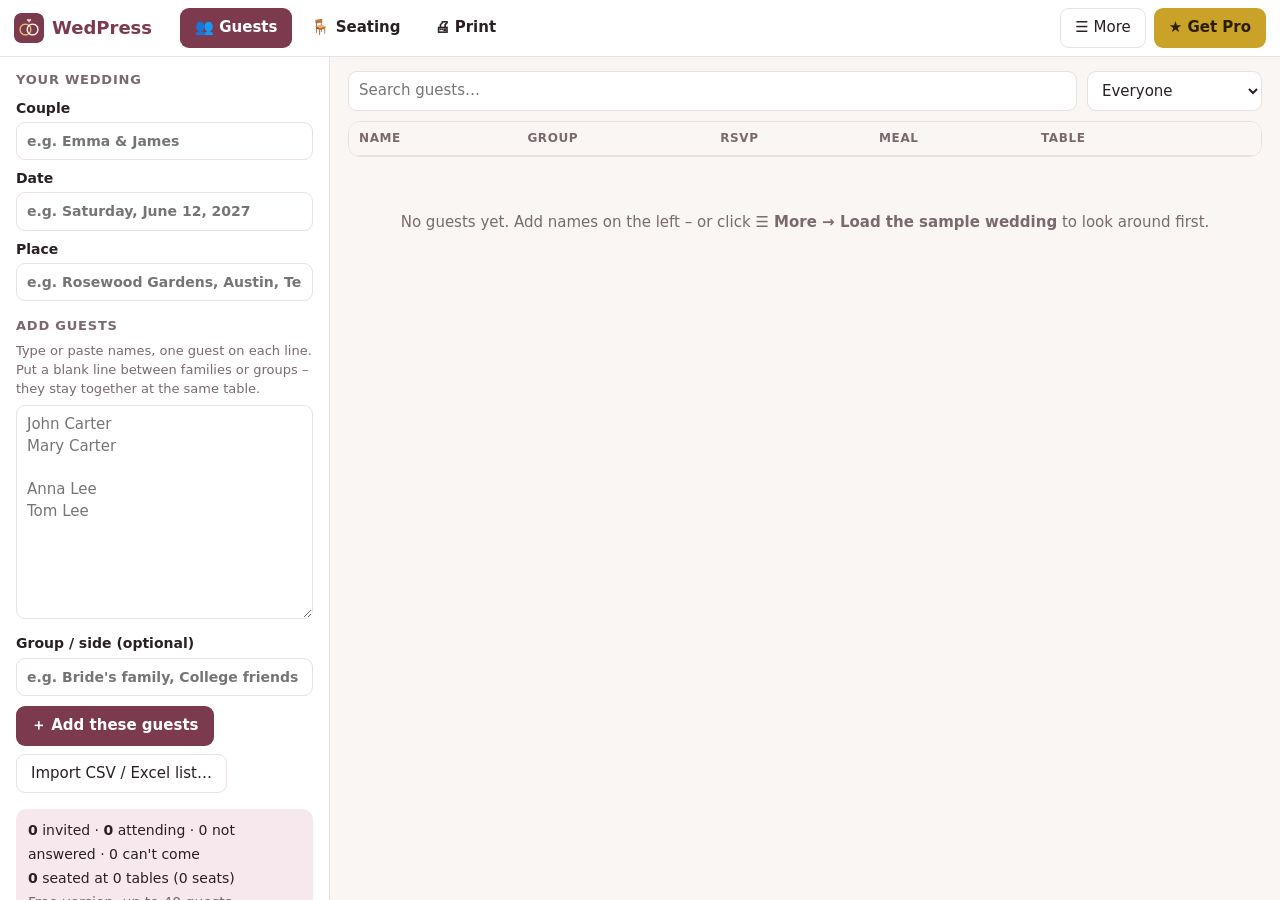
<file: index.html>
<!doctype html>
<html lang="en">
<head>
  <meta charset="utf-8">
  <meta name="viewport" content="width=device-width, initial-scale=1">
  <title>WedPress – Wedding Seating Chart &amp; Stationery</title>
  <meta name="description" content="Plan your wedding seating chart with drag and drop, then print the seating chart, place cards, table numbers, save-the-dates and invitations. Private and offline.">
  <meta name="theme-color" content="#7c3a4e">
  <link rel="manifest" href="manifest.json">
  <link rel="icon" href="icon-192.png">
  <link rel="stylesheet" href="style.css">
</head>
<body>
  <header class="topbar">
    <div class="brand"><img src="icon-192.png" alt="" width="30" height="30"><span>WedPress</span></div>
    <nav class="tabs" id="tabs">
      <button data-t="guests" class="on">👥 Guests</button>
      <button data-t="seating">🪑 Seating</button>
      <button data-t="print">🖨 Print</button>
    </nav>
    <div class="top-btns">
      <button id="moreBtn" class="tb">☰ More</button>
      <button id="proBtn" class="pro-btn" hidden>★ Get Pro</button>
    </div>
    <div id="menu" class="menu" hidden>
      <button id="backupBtn">Save a backup file</button>
      <button id="restoreBtn2">Open a backup file…</button>
      <button id="csvOutBtn">Export guest list (CSV for Excel)</button>
      <button id="sampleBtn">Load the sample wedding</button>
      <button id="clearBtn" class="danger">Start a new empty plan…</button>
      <a href="help.html" target="_blank" rel="noopener">❓ How to use WedPress</a>
      <a href="mailto:thequan03072002@gmail.com?subject=WedPress%20feedback">✉ Feedback &amp; support</a>
      <a href="https://apps.microsoft.com/detail/9MWSF3JMP1GJ" target="_blank" rel="noopener">More apps: PrintCal – photo cards &amp; calendars</a>
      <a href="https://apps.microsoft.com/detail/9NRRLVDK5TH3" target="_blank" rel="noopener">More apps: NamePress name tags &amp; place cards</a>
      <a href="https://apps.microsoft.com/detail/9NDCRGD5QFJ4" target="_blank" rel="noopener">More apps: RecipePress family cookbook maker</a>
    </div>
    <input id="fileIn" type="file" hidden>
  </header>

  <!-- ===== Guests ===== -->
  <main id="pane-guests" class="pane">
    <section class="side">
      <h2>Your wedding</h2>
      <label class="field">Couple<input id="couple" type="text" maxlength="60" placeholder="e.g. Emma &amp; James"></label>
      <label class="field">Date<input id="wdate" type="text" maxlength="60" placeholder="e.g. Saturday, June 12, 2027"></label>
      <label class="field">Place<input id="venue" type="text" maxlength="80" placeholder="e.g. Rosewood Gardens, Austin, Texas"></label>
      <h2>Add guests</h2>
      <p class="hint">Type or paste names, one guest on each line. Put a blank line between families or groups – they stay together at the same table.</p>
      <textarea id="addBox" rows="9" placeholder="John Carter&#10;Mary Carter&#10;&#10;Anna Lee&#10;Tom Lee"></textarea>
      <label class="field">Group / side (optional)<input id="addParty" type="text" maxlength="40" placeholder="e.g. Bride's family, College friends"></label>
      <div class="row-btns"><button id="addBtn" class="primary">＋ Add these guests</button><button id="csvInBtn" class="ghost">Import CSV / Excel list…</button></div>
      <div id="stats" class="stats"></div>
      <p class="fb-note">💬 Something not working the way you want? Tell me – <a href="mailto:thequan03072002@gmail.com?subject=WedPress%20feedback">thequan03072002@gmail.com</a>. I read every message and improve the app.</p>
    </section>
    <section class="main-col">
      <div class="list-head">
        <input id="gSearch" type="search" placeholder="Search guests…">
        <select id="gFilter"><option value="all">Everyone</option><option value="yes">Attending</option><option value="maybe">Not answered yet</option><option value="no">Can't come</option><option value="unseated">Not seated yet</option></select>
      </div>
      <div class="table-wrap">
        <table class="guests">
          <thead><tr><th>Name</th><th>Group</th><th>RSVP</th><th>Meal</th><th>Table</th><th></th></tr></thead>
          <tbody id="gBody"></tbody>
        </table>
      </div>
      <p id="gEmpty" class="empty">No guests yet. Add names on the left – or click <b>☰ More → Load the sample wedding</b> to look around first.</p>
    </section>
  </main>

  <!-- ===== Seating ===== -->
  <main id="pane-seating" class="pane" hidden>
    <section class="side">
      <h2>Tables</h2>
      <div class="two">
        <label class="field">Shape<select id="tShape"><option value="round">Round</option><option value="rect">Long table</option></select></label>
        <label class="field">Seats<input id="tSeats" type="number" min="2" max="30" value="8"></label>
      </div>
      <div class="row-btns"><button id="tAdd" class="primary">＋ Add a table</button><button id="tAddMany" class="ghost">＋ Add 5</button></div>
      <button id="autoBtn" class="ghost wide">✨ Seat everyone automatically</button>
      <p class="hint">Groups stay together. You can move anyone afterwards.</p>
      <h2>Not seated yet <span id="unCount" class="muted"></span></h2>
      <input id="uSearch" type="search" placeholder="Search…">
      <div id="unseated" class="unseated"></div>
      <p class="hint">Drag a name onto a table – or click a name, then click a table. Drag tables to arrange the room.</p>
    </section>
    <section class="main-col">
      <div id="room" class="room"></div>
    </section>
  </main>

  <!-- ===== Print ===== -->
  <main id="pane-print" class="pane" hidden>
    <section class="side">
      <h2>What to print</h2>
      <div id="kinds" class="kinds"></div>
      <label class="field">Style<select id="pStyle"></select></label>
      <div id="optPoster">
        <label class="field">Chart layout<select id="pChartBy"><option value="name">Find your seat – names A to Z</option><option value="table">By table</option></select></label>
        <label class="field">Size<select id="pSize"></select></label>
        <label id="pPaperRow" class="field">Home printer paper<select id="pPaper"><option value="letter">Letter</option><option value="a4">A4</option></select></label>
        <label class="field">Heading<input id="pHeading" type="text" maxlength="60"></label>
      </div>
      <div id="optSheet">
        <label class="field">Paper<select id="pSheetPaper"><option value="letter">Letter</option><option value="a4">A4</option></select></label>
      </div>
      <div id="optCard">
        <label class="field">Photo<span class="row-btns" style="margin:0"><button id="photoBtn" class="ghost">Choose a photo…</button><button id="photoDel" class="ghost">Remove</button></span></label>
        <label class="field">Words<textarea id="pWords" rows="4"></textarea></label>
      </div>
      <label class="check" id="mealRow"><input id="pMeal" type="checkbox"> Show the meal on place cards</label>
      <p id="pInfo" class="hint"></p>
      <div class="row-btns">
        <button id="pPrint" class="primary">🖨 Print</button>
        <button id="pSave" class="ghost">💾 Save as picture</button>
      </div>
    </section>
    <section class="main-col">
      <div class="pager"><button id="pgPrev" class="ghost">‹</button><span id="pgInfo"></span><button id="pgNext" class="ghost">›</button></div>
      <div id="preview" class="preview"></div>
    </section>
  </main>

  <dialog id="guestDlg" class="dlg">
    <h2>Guest</h2>
    <label class="field">Name<input id="gdName" type="text" maxlength="60"></label>
    <label class="field">Group / side<input id="gdParty" type="text" maxlength="40"></label>
    <div class="two">
      <label class="field">RSVP<select id="gdRsvp"><option value="maybe">Not answered yet</option><option value="yes">Attending</option><option value="no">Can't come</option></select></label>
      <label class="field">Meal<input id="gdMeal" type="text" maxlength="30" list="meals" placeholder="e.g. Chicken"></label>
    </div>
    <label class="check"><input id="gdKid" type="checkbox"> Child</label>
    <div class="row-btns"><button id="gdSave" class="primary">Save</button><button id="gdDel" class="ghost danger-text">Remove guest</button><button id="gdClose" class="ghost">Cancel</button></div>
  </dialog>
  <datalist id="meals"></datalist>

  <dialog id="tableDlg" class="dlg">
    <h2>Table</h2>
    <div class="two">
      <label class="field">Number or name<input id="tdName" type="text" maxlength="30"></label>
      <label class="field">Seats<input id="tdSeats" type="number" min="2" max="30"></label>
    </div>
    <label class="field">Shape<select id="tdShape"><option value="round">Round</option><option value="rect">Long table</option></select></label>
    <div class="row-btns"><button id="tdSave" class="primary">Save</button><button id="tdEmpty" class="ghost">Move everyone off</button><button id="tdDel" class="ghost danger-text">Delete table</button><button id="tdClose" class="ghost">Cancel</button></div>
  </dialog>

  <dialog id="proDialog" class="dlg">
    <h2>WedPress Pro</h2>
    <p class="muted">One-time purchase. Yours forever on this Microsoft account – no subscription.</p>
    <ul class="pro-list">
      <li><strong>Unlimited guests</strong> <span class="muted">(Free: 40)</span></li>
      <li><strong>All 6 styles</strong> for every printout <span class="muted">(Free: Classic ivory and Greenery)</span></li>
      <li><strong>Big seating chart posters</strong> – up to 24 × 36 in, as a print-shop file or on home printer sheets</li>
      <li><strong>Save as picture</strong> – high-resolution files for any print shop</li>
    </ul>
    <p class="fb-note">💬 Something not working the way you want? Tell me – <a href="mailto:thequan03072002@gmail.com?subject=WedPress%20feedback">thequan03072002@gmail.com</a>. I read every message and improve the app.</p>
    <p id="proMsg" class="pro-msg" hidden></p>
    <div class="row-btns">
      <button id="buyBtn" class="primary">Unlock Pro</button>
      <button id="restoreBtn" class="ghost">Restore purchase</button>
      <button id="closePro" class="ghost">Not now</button>
    </div>
  </dialog>

  <div id="toast" class="toast" hidden></div>
  <style id="pageRule"></style>
  <div id="printArea"></div>
  <script src="app.js"></script>
</body>
</html>
</file>
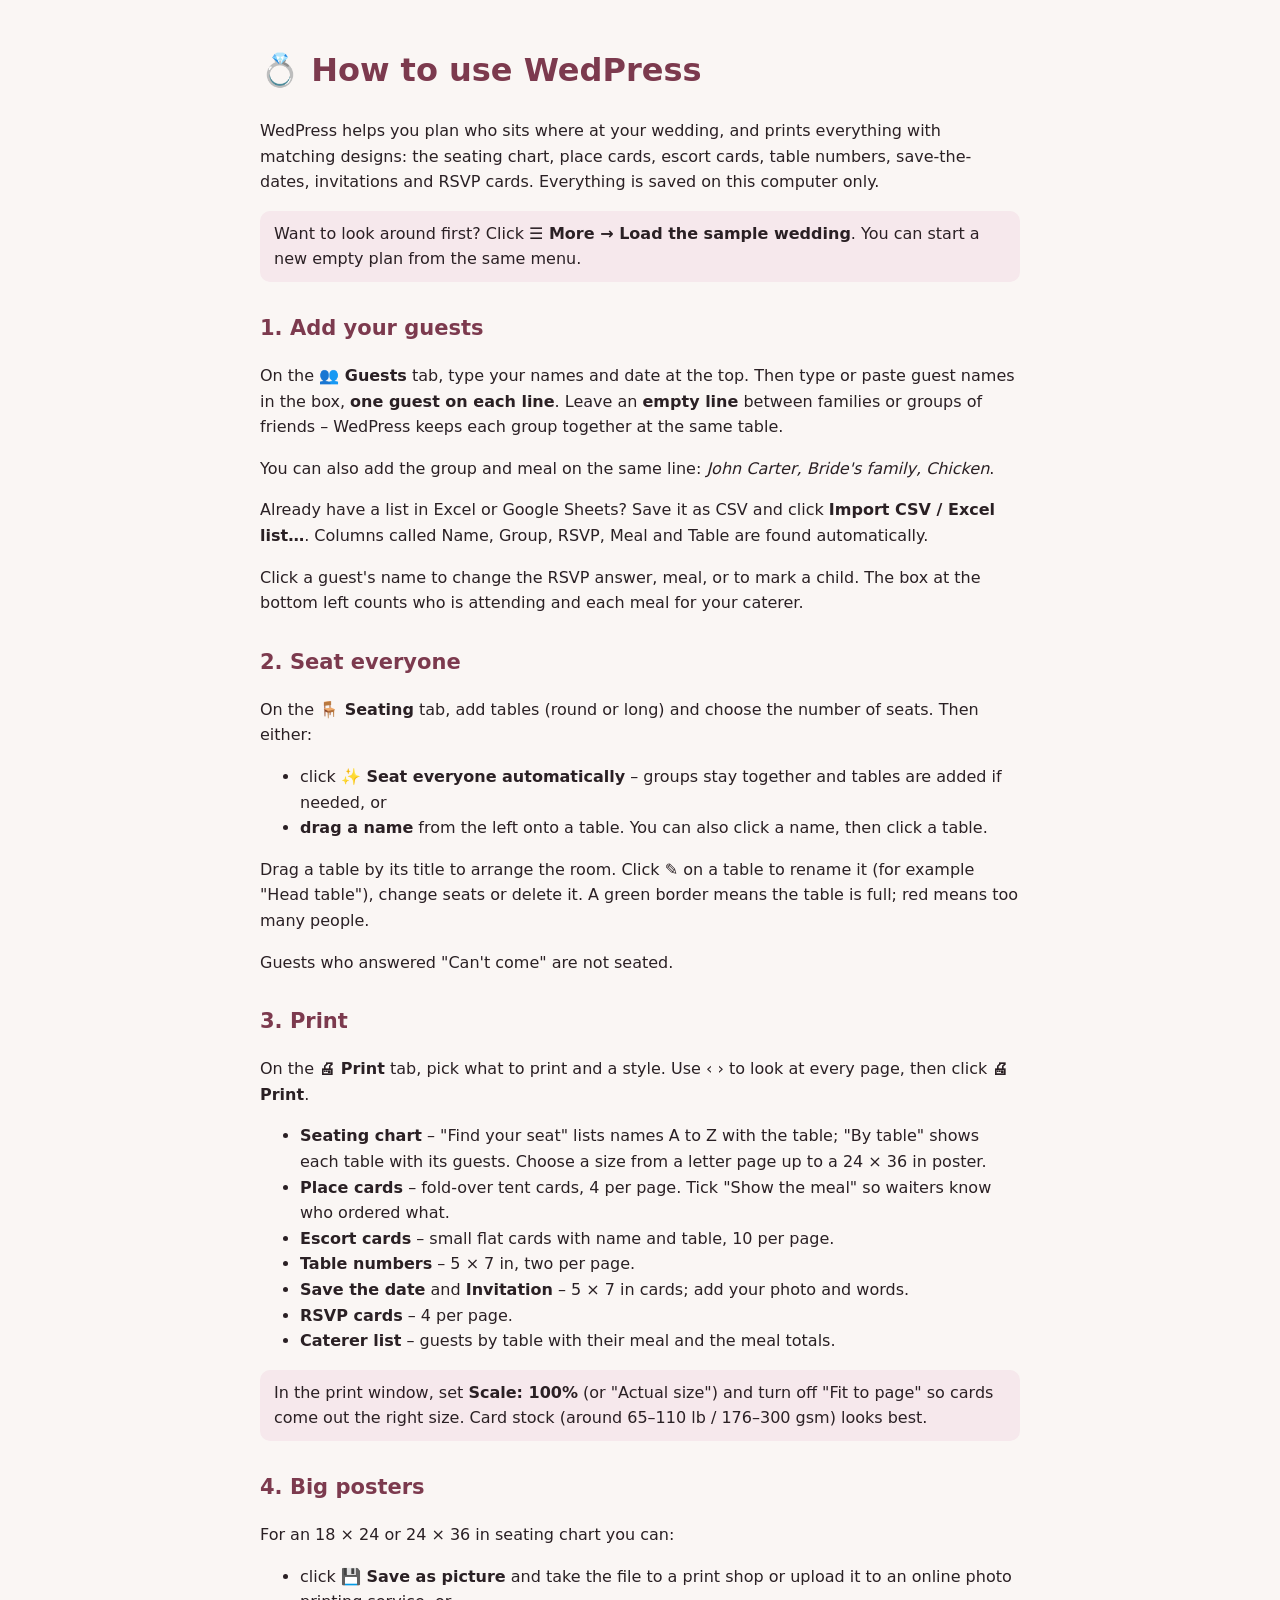
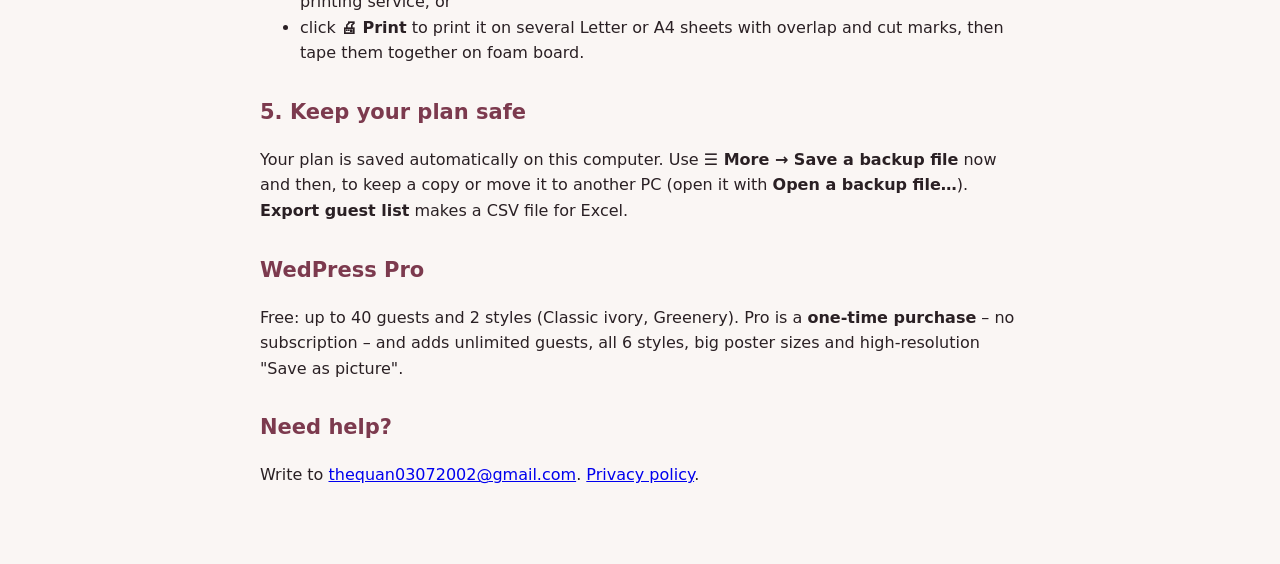
<file: help.html>
<!doctype html>
<html lang="en"><head><meta charset="utf-8"><meta name="viewport" content="width=device-width, initial-scale=1">
<title>How to use WedPress</title><link rel="icon" href="icon-192.png">
<style>
body{font:16px/1.6 'Segoe UI',system-ui,sans-serif;max-width:760px;margin:0 auto;padding:24px 18px 60px;color:#2a2024;background:#faf6f4}
h1{color:#7c3a4e}h2{color:#7c3a4e;margin-top:30px;font-size:21px}
.tip{background:#f6e8ec;border-radius:10px;padding:10px 14px}
@media (prefers-color-scheme:dark){body{background:#171214;color:#f3eaed}h1,h2{color:#e8a3b6}.tip{background:#3a2329}a{color:#e8a3b6}}
</style></head><body>
<h1>💍 How to use WedPress</h1>
<p>WedPress helps you plan who sits where at your wedding, and prints everything with matching designs: the seating chart, place cards, escort cards, table numbers, save-the-dates, invitations and RSVP cards. Everything is saved on this computer only.</p>
<p class="tip">Want to look around first? Click <b>☰ More → Load the sample wedding</b>. You can start a new empty plan from the same menu.</p>

<h2>1. Add your guests</h2>
<p>On the <b>👥 Guests</b> tab, type your names and date at the top. Then type or paste guest names in the box, <b>one guest on each line</b>. Leave an <b>empty line</b> between families or groups of friends – WedPress keeps each group together at the same table.</p>
<p>You can also add the group and meal on the same line: <i>John Carter, Bride's family, Chicken</i>.</p>
<p>Already have a list in Excel or Google Sheets? Save it as CSV and click <b>Import CSV / Excel list…</b>. Columns called Name, Group, RSVP, Meal and Table are found automatically.</p>
<p>Click a guest's name to change the RSVP answer, meal, or to mark a child. The box at the bottom left counts who is attending and each meal for your caterer.</p>

<h2>2. Seat everyone</h2>
<p>On the <b>🪑 Seating</b> tab, add tables (round or long) and choose the number of seats. Then either:</p>
<ul>
<li>click <b>✨ Seat everyone automatically</b> – groups stay together and tables are added if needed, or</li>
<li><b>drag a name</b> from the left onto a table. You can also click a name, then click a table.</li>
</ul>
<p>Drag a table by its title to arrange the room. Click ✎ on a table to rename it (for example "Head table"), change seats or delete it. A green border means the table is full; red means too many people.</p>
<p>Guests who answered "Can't come" are not seated.</p>

<h2>3. Print</h2>
<p>On the <b>🖨 Print</b> tab, pick what to print and a style. Use ‹ › to look at every page, then click <b>🖨 Print</b>.</p>
<ul>
<li><b>Seating chart</b> – "Find your seat" lists names A to Z with the table; "By table" shows each table with its guests. Choose a size from a letter page up to a 24 × 36 in poster.</li>
<li><b>Place cards</b> – fold-over tent cards, 4 per page. Tick "Show the meal" so waiters know who ordered what.</li>
<li><b>Escort cards</b> – small flat cards with name and table, 10 per page.</li>
<li><b>Table numbers</b> – 5 × 7 in, two per page.</li>
<li><b>Save the date</b> and <b>Invitation</b> – 5 × 7 in cards; add your photo and words.</li>
<li><b>RSVP cards</b> – 4 per page.</li>
<li><b>Caterer list</b> – guests by table with their meal and the meal totals.</li>
</ul>
<p class="tip">In the print window, set <b>Scale: 100%</b> (or "Actual size") and turn off "Fit to page" so cards come out the right size. Card stock (around 65–110 lb / 176–300 gsm) looks best.</p>

<h2>4. Big posters</h2>
<p>For an 18 × 24 or 24 × 36 in seating chart you can:</p>
<ul>
<li>click <b>💾 Save as picture</b> and take the file to a print shop or upload it to an online photo printing service, or</li>
<li>click <b>🖨 Print</b> to print it on several Letter or A4 sheets with overlap and cut marks, then tape them together on foam board.</li>
</ul>

<h2>5. Keep your plan safe</h2>
<p>Your plan is saved automatically on this computer. Use <b>☰ More → Save a backup file</b> now and then, to keep a copy or move it to another PC (open it with <b>Open a backup file…</b>). <b>Export guest list</b> makes a CSV file for Excel.</p>

<h2>WedPress Pro</h2>
<p>Free: up to 40 guests and 2 styles (Classic ivory, Greenery). Pro is a <b>one-time purchase</b> – no subscription – and adds unlimited guests, all 6 styles, big poster sizes and high-resolution "Save as picture".</p>

<h2>Need help?</h2>
<p>Write to <a href="mailto:thequan03072002@gmail.com?subject=WedPress%20help">thequan03072002@gmail.com</a>. <a href="privacy.html">Privacy policy</a>.</p>
</body></html>
</file>
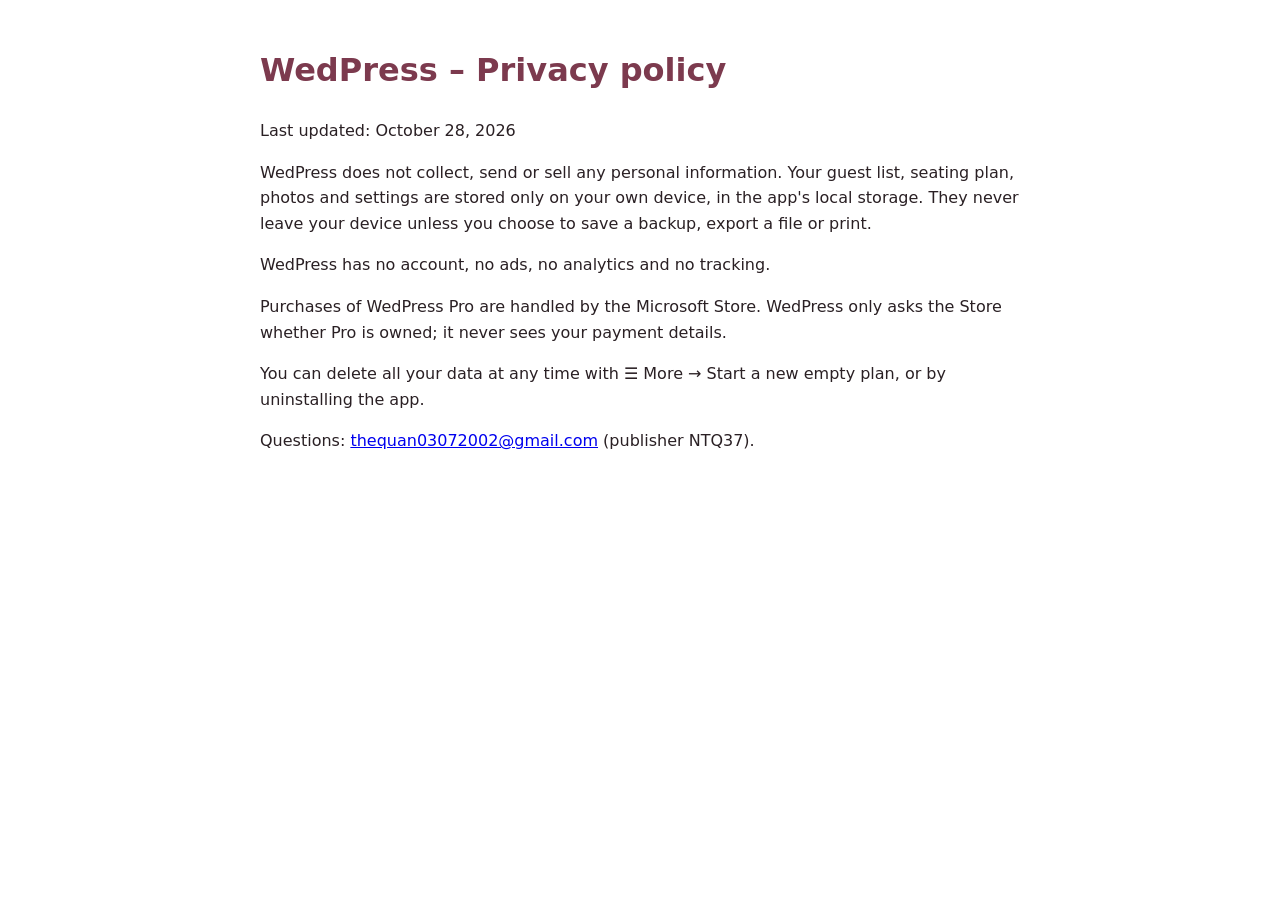
<file: privacy.html>
<!doctype html>
<html lang="en"><head><meta charset="utf-8"><meta name="viewport" content="width=device-width, initial-scale=1">
<title>WedPress – Privacy policy</title><link rel="icon" href="icon-192.png">
<style>body{font:16px/1.6 'Segoe UI',system-ui,sans-serif;max-width:760px;margin:0 auto;padding:24px 18px;color:#2a2024}h1{color:#7c3a4e}</style></head><body>
<h1>WedPress – Privacy policy</h1>
<p>Last updated: October 28, 2026</p>
<p>WedPress does not collect, send or sell any personal information. Your guest list, seating plan, photos and settings are stored only on your own device, in the app's local storage. They never leave your device unless you choose to save a backup, export a file or print.</p>
<p>WedPress has no account, no ads, no analytics and no tracking.</p>
<p>Purchases of WedPress Pro are handled by the Microsoft Store. WedPress only asks the Store whether Pro is owned; it never sees your payment details.</p>
<p>You can delete all your data at any time with ☰ More → Start a new empty plan, or by uninstalling the app.</p>
<p>Questions: <a href="mailto:thequan03072002@gmail.com">thequan03072002@gmail.com</a> (publisher NTQ37).</p>
</body></html>
</file>
<file: style.css>
:root {
  --bg: #faf6f4; --card: #ffffff; --text: #2a2024; --muted: #7a6a70;
  --line: #eadfe2; --accent: #7c3a4e; --accent-2: #f6e8ec; --on-accent: #ffffff; --danger: #b42318;
}
@media (prefers-color-scheme: dark) {
  :root { --bg: #171214; --card: #211a1d; --text: #f3eaed; --muted: #b7a6ad; --line: #3a2f33; --accent: #e8a3b6; --accent-2: #3a2329; --on-accent: #2a1017; --danger: #f97066; }
}
* { box-sizing: border-box; }
[hidden] { display: none !important; }
html, body { height: 100%; }
body { margin: 0; font: 15px/1.45 'Segoe UI', system-ui, sans-serif; background: var(--bg); color: var(--text); display: flex; flex-direction: column; }
button, input, select, textarea { font: inherit; color: inherit; }
button { cursor: pointer; border: 1px solid transparent; border-radius: 9px; padding: 8px 14px; background: var(--accent-2); }
input, select, textarea { background: var(--card); border: 1px solid var(--line); border-radius: 9px; padding: 8px 10px; width: 100%; }
textarea { resize: vertical; }
input:focus, select:focus, textarea:focus, button:focus-visible { outline: 3px solid var(--accent); outline-offset: 1px; }
.primary { background: var(--accent); color: var(--on-accent); font-weight: 700; }
.ghost { background: transparent; border-color: var(--line); }
.ghost:hover, .tb:hover { border-color: var(--accent); }
.danger { color: var(--danger); }
.danger-text { color: var(--danger) !important; }
.muted { color: var(--muted); font-weight: 400; }
.hint { color: var(--muted); font-size: 13px; margin: 6px 0; }
.wide { width: 100%; margin-top: 8px; }

.topbar { display: flex; align-items: center; gap: 14px; padding: 8px 14px; background: var(--card); border-bottom: 1px solid var(--line); position: relative; }
.brand { display: flex; align-items: center; gap: 8px; font-weight: 800; font-size: 18px; color: var(--accent); }
.brand img { border-radius: 7px; }
.tabs { display: flex; gap: 4px; margin-left: 14px; }
.tabs button { background: transparent; font-weight: 600; }
.tabs button.on { background: var(--accent); color: var(--on-accent); }
.top-btns { margin-left: auto; display: flex; gap: 8px; }
.tb { background: transparent; border-color: var(--line); }
.pro-btn { background: #c9a227; color: #2a1d00; font-weight: 800; }
.pro-btn.is-pro { background: var(--accent-2); color: var(--accent); cursor: default; }
.menu { position: absolute; right: 14px; top: 52px; background: var(--card); border: 1px solid var(--line); border-radius: 12px; box-shadow: 0 12px 30px rgba(0,0,0,.18); padding: 6px; z-index: 30; display: flex; flex-direction: column; min-width: 280px; }
.menu button, .menu a { text-align: left; background: transparent; padding: 9px 12px; border-radius: 8px; color: var(--text); text-decoration: none; }
.menu button:hover, .menu a:hover { background: var(--accent-2); }

.pane { flex: 1; display: grid; grid-template-columns: 330px 1fr; min-height: 0; }
.side { padding: 14px 16px; border-right: 1px solid var(--line); overflow: auto; background: var(--card); }
.side h2 { font-size: 13px; text-transform: uppercase; letter-spacing: .06em; color: var(--muted); margin: 16px 0 6px; }
.side h2:first-child { margin-top: 0; }
.main-col { overflow: auto; padding: 14px 18px; min-width: 0; }
.field { display: flex; flex-direction: column; gap: 4px; font-weight: 600; font-size: 14px; margin-top: 8px; }
.two { display: grid; grid-template-columns: 1fr 1fr; gap: 10px; }
.row-btns { display: flex; gap: 8px; flex-wrap: wrap; margin-top: 10px; }
.check { display: flex; align-items: center; gap: 8px; margin-top: 10px; font-size: 14px; }
.check input { width: 18px; height: 18px; accent-color: var(--accent); }
.stats { margin-top: 16px; background: var(--accent-2); border-radius: 10px; padding: 10px 12px; font-size: 14px; line-height: 1.7; }

.list-head { display: flex; gap: 10px; margin-bottom: 10px; }
.list-head select { width: 210px; }
.table-wrap { background: var(--card); border: 1px solid var(--line); border-radius: 12px; overflow: hidden; }
table.guests { width: 100%; border-collapse: collapse; }
.guests th { text-align: left; font-size: 12px; text-transform: uppercase; letter-spacing: .05em; color: var(--muted); padding: 8px 10px; border-bottom: 1px solid var(--line); background: var(--bg); }
.guests td { padding: 7px 10px; border-bottom: 1px solid var(--line); }
.guests tr:last-child td { border-bottom: 0; }
.guests tr:hover td { background: var(--accent-2); }
.guests td.name { font-weight: 600; cursor: pointer; }
.guests select, .guests input { padding: 4px 6px; border-radius: 7px; }
.guests .x { background: transparent; color: var(--muted); padding: 4px 8px; }
.pill { display: inline-block; padding: 1px 9px; border-radius: 99px; font-size: 12px; font-weight: 700; }
.pill.yes { background: #dcfce7; color: #166534; } .pill.no { background: #fee2e2; color: #991b1b; } .pill.maybe { background: #fef3c7; color: #92400e; }
.empty { color: var(--muted); text-align: center; padding: 40px 10px; }

.unseated { display: flex; flex-direction: column; gap: 4px; margin-top: 8px; }
.chip { background: var(--accent-2); border-radius: 8px; padding: 6px 10px; cursor: grab; font-size: 14px; display: flex; justify-content: space-between; gap: 8px; user-select: none; }
.chip small { color: var(--muted); }
.chip.sel { outline: 3px solid var(--accent); }
.chip.grp { border-left: 4px solid var(--accent); }
.room { position: relative; min-height: 900px; min-width: 1100px; background-image: radial-gradient(var(--line) 1px, transparent 1px); background-size: 22px 22px; border-radius: 12px; }
.tbl { position: absolute; background: var(--card); border: 2px solid var(--line); border-radius: 14px; padding: 8px 10px; width: 200px; box-shadow: 0 4px 14px rgba(0,0,0,.08); touch-action: none; }
.tbl.round { border-radius: 60px; padding: 12px 16px; }
.tbl.drop { border-color: var(--accent); box-shadow: 0 0 0 4px var(--accent-2); }
.tbl.full { border-color: #16a34a; }
.tbl.over { border-color: var(--danger); }
.tbl-h { display: flex; justify-content: space-between; align-items: center; cursor: move; font-weight: 800; color: var(--accent); }
.tbl-h small { color: var(--muted); font-weight: 600; }
.tbl-h button { background: transparent; padding: 0 6px; color: var(--muted); }
.tbl ul { list-style: none; margin: 6px 0 0; padding: 0; font-size: 13px; }
.tbl li { display: flex; justify-content: space-between; padding: 2px 4px; border-radius: 6px; cursor: grab; white-space: nowrap; }
.tbl li > span { overflow: hidden; text-overflow: ellipsis; }
.tbl li:hover { background: var(--accent-2); }
.tbl li button { background: transparent; padding: 0 4px; color: var(--muted); font-size: 12px; }
.tbl .seats { display: flex; flex-wrap: wrap; gap: 3px; margin-top: 6px; }
.tbl .seats i { width: 9px; height: 9px; border-radius: 50%; background: var(--line); display: block; }
.tbl .seats i.on { background: var(--accent); }

.kinds { display: grid; grid-template-columns: 1fr 1fr; gap: 6px; }
.kinds button { background: var(--bg); border: 1px solid var(--line); text-align: left; font-size: 13px; padding: 8px; }
.kinds button.on { background: var(--accent); color: var(--on-accent); border-color: var(--accent); font-weight: 700; }
.pager { display: flex; align-items: center; justify-content: center; gap: 12px; margin-bottom: 10px; }
.preview { display: flex; justify-content: center; }
.preview svg { max-width: 100%; height: auto; max-height: calc(100vh - 160px); background: #fff; box-shadow: 0 10px 30px rgba(0,0,0,.2); }

.dlg { border: 1px solid var(--line); border-radius: 16px; padding: 22px; background: var(--card); color: var(--text); max-width: 460px; width: calc(100% - 32px); }
.dlg::backdrop { background: rgba(0,0,0,.5); }
.dlg h2 { margin: 0 0 6px; font-size: 21px; }
.pro-list { padding-left: 20px; line-height: 1.8; }
.pro-msg { background: var(--accent-2); border-radius: 8px; padding: 9px 11px; }
.toast { position: fixed; left: 50%; bottom: 24px; transform: translateX(-50%); background: #1f2937; color: #fff; padding: 11px 18px; border-radius: 10px; z-index: 50; max-width: calc(100% - 24px); }

#printArea { display: none; }
@media print {
  body > *:not(#printArea) { display: none !important; }
  body { background: #fff; display: block; }
  #printArea { display: block; }
}
@media (max-width: 820px) {
  html, body { height: auto; }
  .pane { display: block; }
  .side { border-right: 0; border-bottom: 1px solid var(--line); }
  .tabs { margin-left: 0; }
  .brand span { display: none; }
  .topbar { gap: 8px; padding: 8px; }
  .tabs button { padding: 8px 10px; }
  .guests th:nth-child(2), .guests td:nth-child(2) { display: none; }
}

/* feedback note */
.fb-note { color: var(--muted); font-size: 12px; font-weight: 400; line-height: 1.45; margin: 14px 0 4px; overflow-wrap: anywhere; }
.fb-note a { color: inherit; text-decoration: underline; }
</file>
